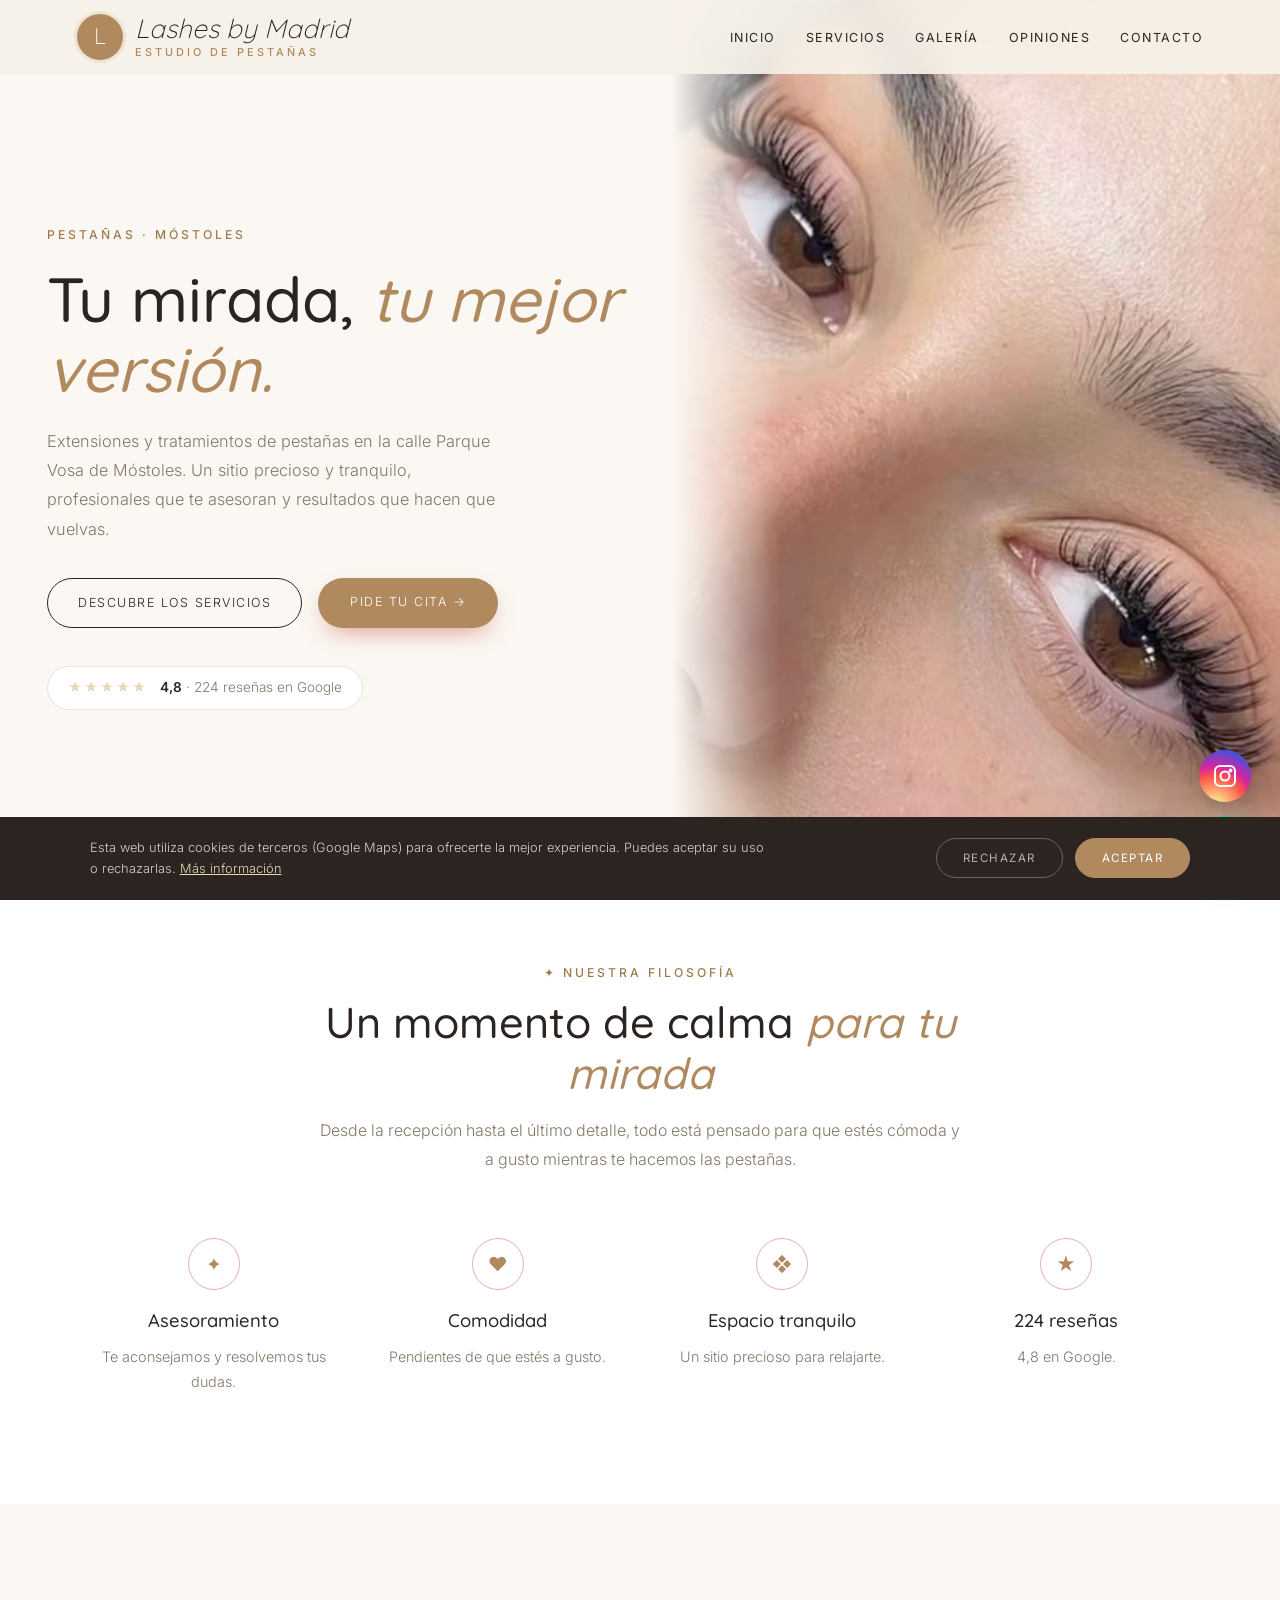
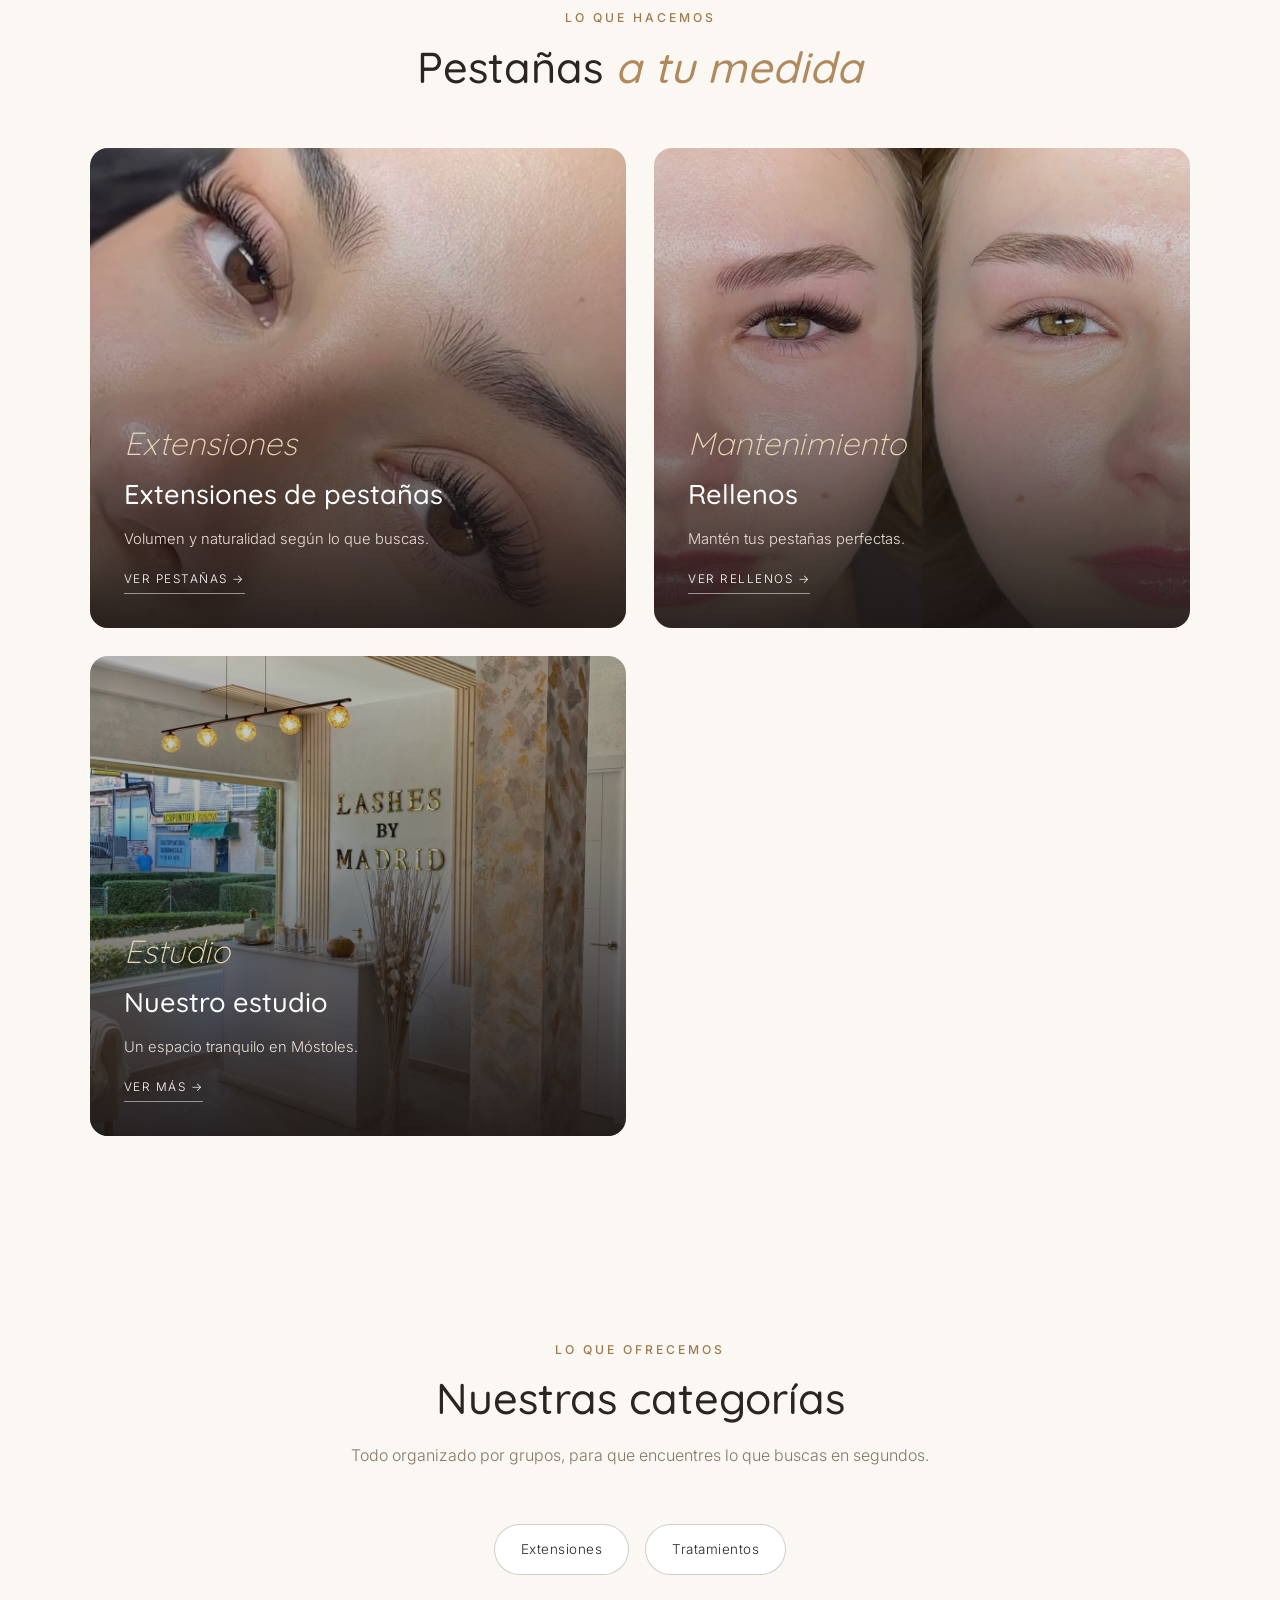
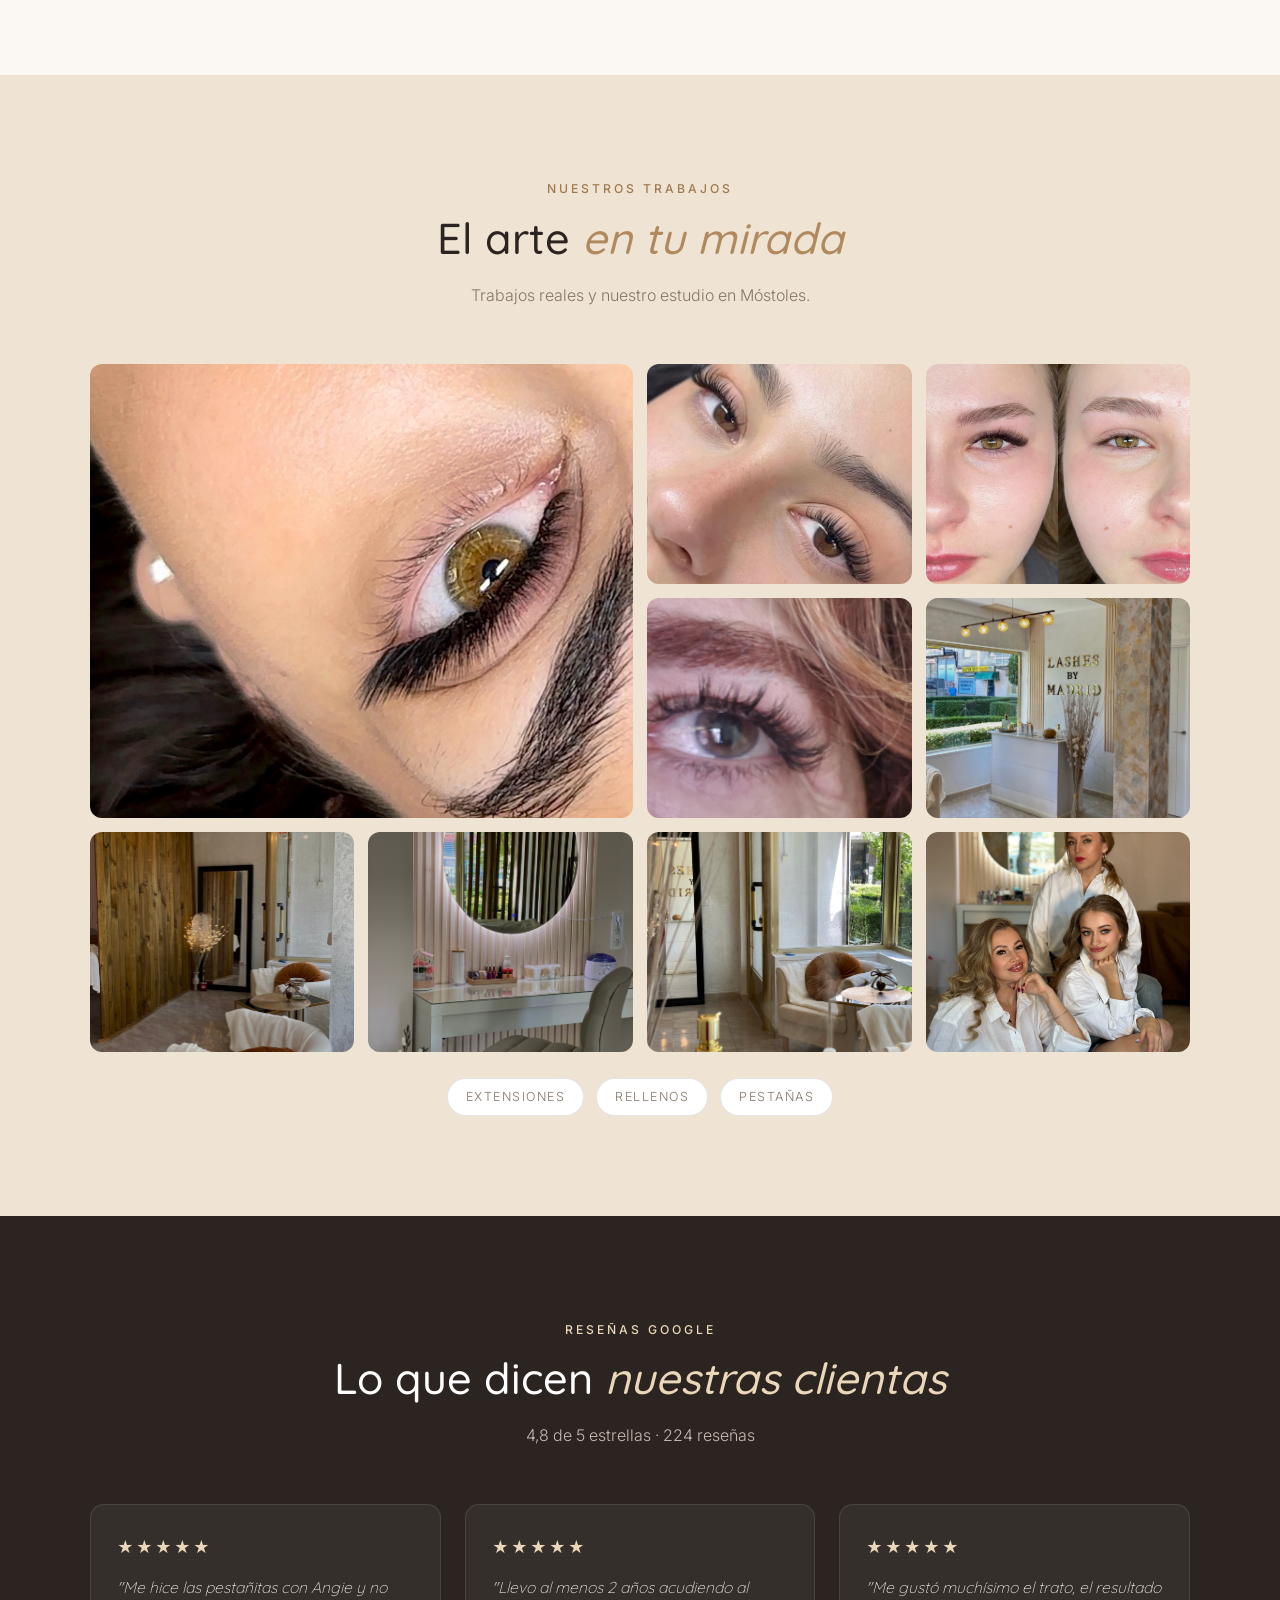
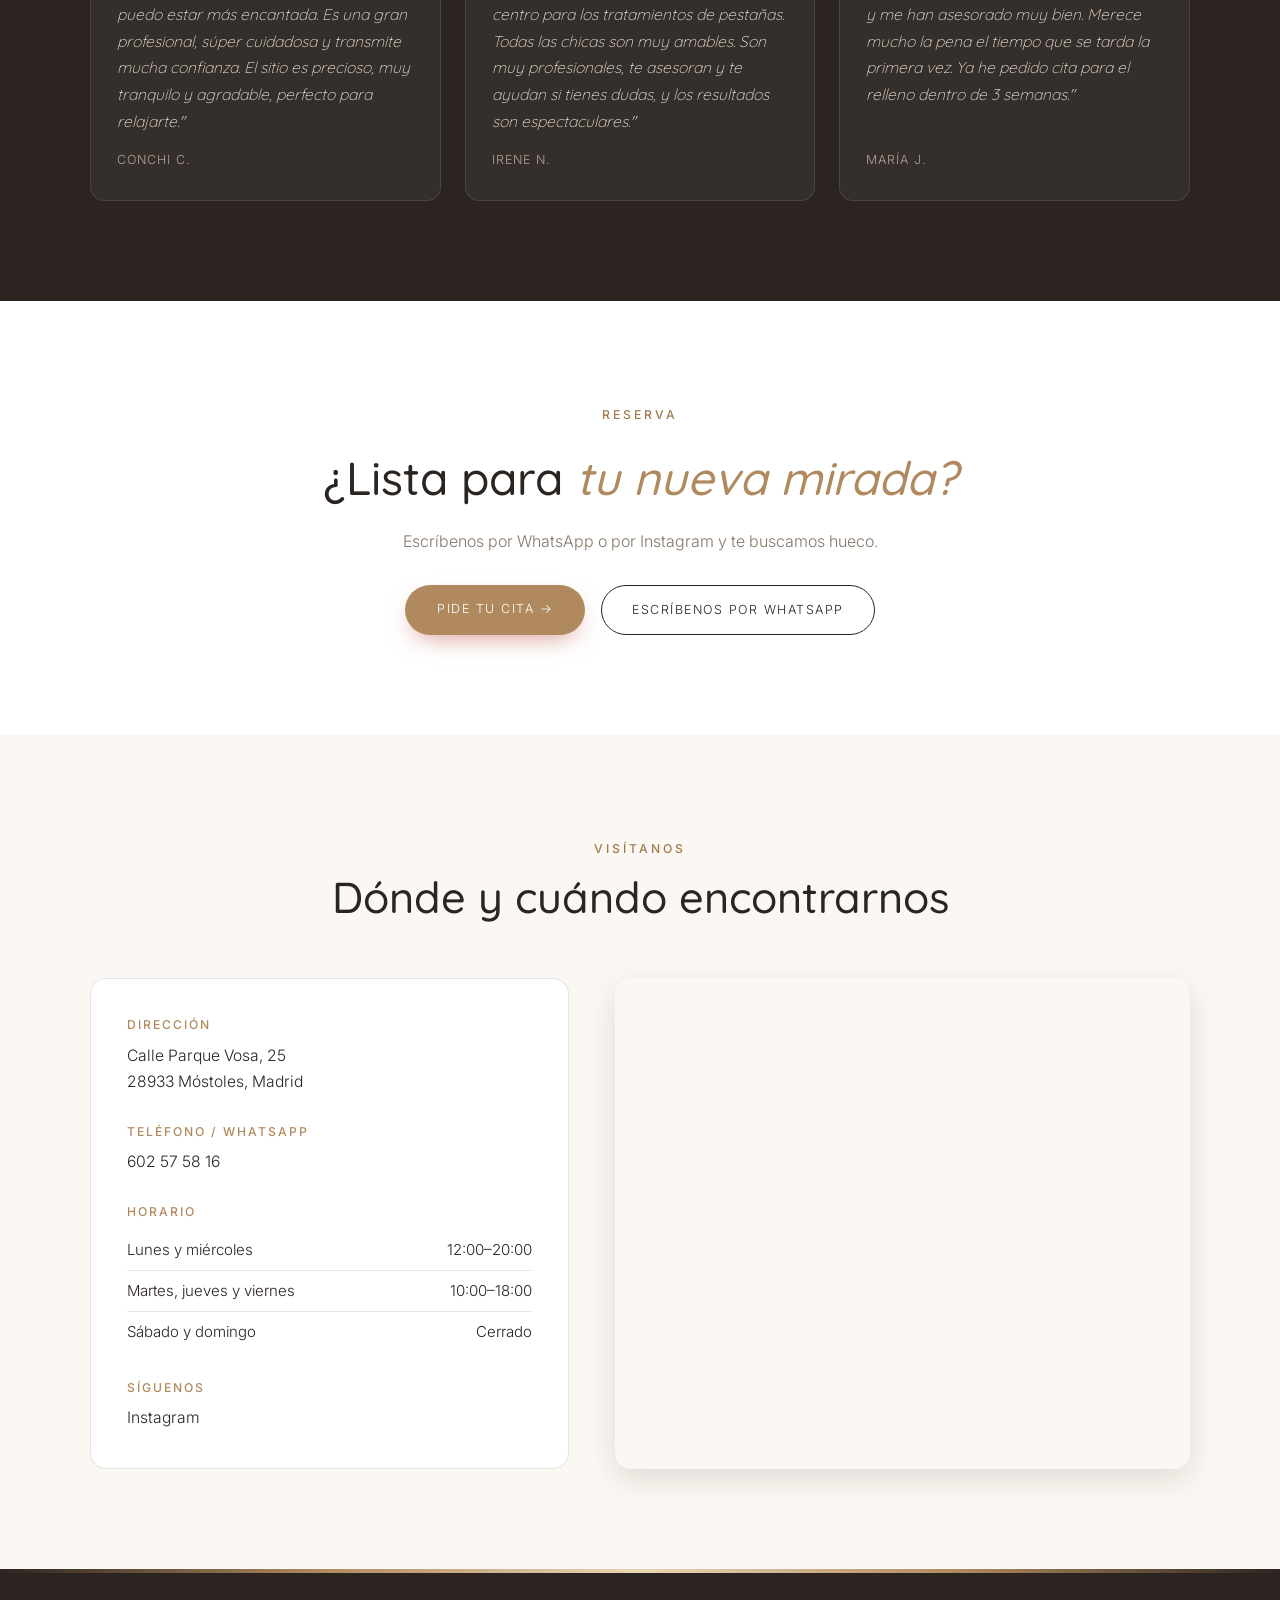
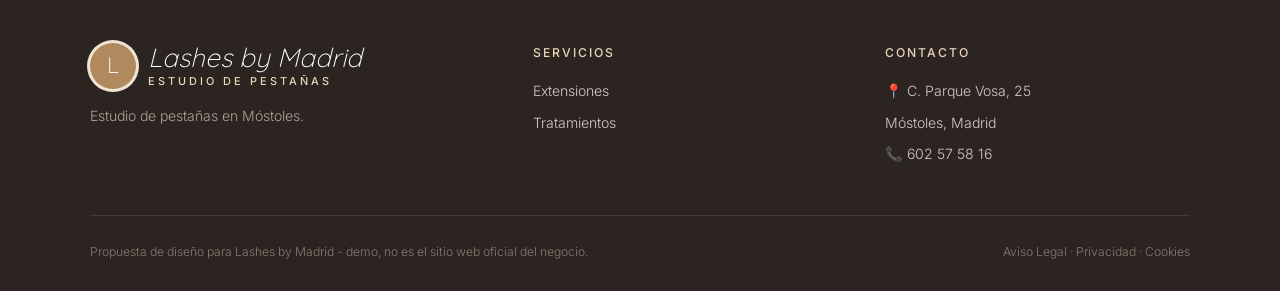
<file: index.html>
<!DOCTYPE html>
<html lang="es">
<head>
<meta charset="UTF-8">
<meta name="viewport" content="width=device-width, initial-scale=1.0">
<title>Lashes by Madrid — Extensiones de pestañas en Móstoles</title>
<meta name="description" content="Lashes by Madrid, estudio de pestañas en Calle Parque Vosa 25, Móstoles. Extensiones de pestañas, rellenos y tratamientos de pestañas con asesoramiento personalizado. 4,8★ con 224 reseñas en Google.">
<meta name="theme-color" content="#2b2420">
<meta property="og:title" content="Lashes by Madrid · Móstoles">
<meta property="og:image" content="maps_02.jpg">

<link rel="preconnect" href="https://fonts.googleapis.com"><link rel="preconnect" href="https://fonts.gstatic.com" crossorigin><link href="https://fonts.googleapis.com/css2?family=Quicksand:wght@400;500;600&family=Inter:wght@300;400;500;600&display=swap" rel="stylesheet">
<link rel="stylesheet" href="styles.css">
</head>
<body>

<header id="header">
  <a href="index.html" class="logo" aria-label="Lashes by Madrid, inicio"><span class="logo-mark">L</span><span class="logo-text"><span class="script">Lashes by Madrid</span><small>estudio de pestañas</small></span></a>
  <nav id="nav" aria-label="Navegación principal"><ul><li><a href="index.html#inicio">Inicio</a></li><li><a href="servicios.html">Servicios</a></li><li><a href="index.html#galeria">Galería</a></li><li><a href="index.html#opiniones">Opiniones</a></li><li><a href="index.html#contacto">Contacto</a></li></ul></nav><button class="nav-toggle" id="navToggle" aria-label="Abrir menú">☰</button>
</header>

<section class="hero" id="inicio">
  <div class="hero-text">
    <span class="eyebrow">Pestañas · Móstoles</span>
    <h1>Tu mirada, <em>tu mejor versión.</em></h1>
    <p>Extensiones y tratamientos de pestañas en la calle Parque Vosa de Móstoles. Un sitio precioso y tranquilo, profesionales que te asesoran y resultados que hacen que vuelvas.</p>
    <div class="hero-ctas">
      <a href="servicios.html" class="btn-outline">Descubre los servicios</a>
      <a href="https://wa.me/34602575816?text=Hola%2C%20he%20visto%20vuestra%20web%20y%20me%20gustar%C3%ADa%20pedir%20cita%20en%20Lashes%20by%20Madrid" class="btn-solid" target="_blank" rel="noopener">Pide tu cita →</a>
    </div>
    <a class="hero-rating" href="https://www.google.com/maps/search/?api=1&query=Lashes+by+Madrid,+Calle+Parque+Vosa+25,+Mostoles" target="_blank" rel="noopener"><span class="stars">★★★★★</span><span><strong>4,8</strong> · 224 reseñas en Google</span></a>
  </div>
  <div class="hero-img"><img src="maps_02.jpg" alt="Extensiones de pestañas en Lashes by Madrid, Móstoles" style="object-position:center 40%;"></div>
</section>

<section class="trust">
  <div class="section-head">
    <span class="eyebrow">✦ Nuestra filosofía</span>
    <h2>Un momento de calma <em>para tu mirada</em></h2>
    <p>Desde la recepción hasta el último detalle, todo está pensado para que estés cómoda y a gusto mientras te hacemos las pestañas.</p>
  </div>
  <div class="trust-grid">
    <div class="trust-card"><span class="trust-ic">✦</span><h3>Asesoramiento</h3><p>Te aconsejamos y resolvemos tus dudas.</p></div>
    <div class="trust-card"><span class="trust-ic">♥</span><h3>Comodidad</h3><p>Pendientes de que estés a gusto.</p></div>
    <div class="trust-card"><span class="trust-ic">❖</span><h3>Espacio tranquilo</h3><p>Un sitio precioso para relajarte.</p></div>
    <div class="trust-card"><span class="trust-ic">★</span><h3>224 reseñas</h3><p>4,8 en Google.</p></div>
  </div>
</section>

<section class="worlds">
  <div class="section-head">
    <span class="eyebrow">Lo que hacemos</span>
    <h2>Pestañas <em>a tu medida</em></h2>
  </div>
  <div class="worlds-grid">
    <a href="servicios.html#pestanas" class="world-card"><img src="maps_02.jpg" alt="Extensiones de pestañas"><div class="world-text"><span class="script">Extensiones</span><h3>Extensiones de pestañas</h3><p>Volumen y naturalidad según lo que buscas.</p><span class="world-link">Ver pestañas →</span></div></a>
    <a href="servicios.html#pestanas" class="world-card"><img src="maps_08.jpg" alt="Rellenos"><div class="world-text"><span class="script">Mantenimiento</span><h3>Rellenos</h3><p>Mantén tus pestañas perfectas.</p><span class="world-link">Ver rellenos →</span></div></a>
    <a href="servicios.html#tratamientos" class="world-card"><img src="maps_04.jpg" alt="Nuestro estudio"><div class="world-text"><span class="script">Estudio</span><h3>Nuestro estudio</h3><p>Un espacio tranquilo en Móstoles.</p><span class="world-link">Ver más →</span></div></a>
  </div>
</section>

<section>
  <div class="section-head">
    <span class="eyebrow">Lo que ofrecemos</span>
    <h2>Nuestras categorías</h2>
    <p>Todo organizado por grupos, para que encuentres lo que buscas en segundos.</p>
  </div>
  <div class="cat-pills">
    <a href="servicios.html#pestanas" class="cat-pill">Extensiones</a>
    <a href="servicios.html#tratamientos" class="cat-pill">Tratamientos</a>
  </div>
</section>

<section class="gallery-wrap" id="galeria">
  <div class="section-head">
    <span class="eyebrow">Nuestros trabajos</span>
    <h2>El arte <em>en tu mirada</em></h2>
    <p>Trabajos reales y nuestro estudio en Móstoles.</p>
  </div>
  <div class="gallery">
    <figure class="big"><img src="maps_01.jpg" alt="Pestañas hechas en Lashes by Madrid, Móstoles" loading="lazy"></figure>
    <figure><img src="maps_02.jpg" alt="Resultado de pestañas" loading="lazy"></figure>
    <figure><img src="maps_08.jpg" alt="Mirada antes y después" loading="lazy"></figure>
    <figure><img src="maps_07.jpg" alt="Detalle de pestañas" loading="lazy"></figure>
    <figure><img src="maps_04.jpg" alt="Recepción de Lashes by Madrid" loading="lazy"></figure>
    <figure><img src="maps_03.jpg" alt="Zona de espera" loading="lazy"></figure>
    <figure><img src="maps_06.jpg" alt="Tocador del estudio" loading="lazy"></figure>
    <figure><img src="maps_05.jpg" alt="Rincón de nuestro estudio" loading="lazy"></figure>
    <figure><img src="maps_09.jpg" alt="El equipo de Lashes by Madrid" loading="lazy"></figure>
  </div>
  <div class="brands"><span>Extensiones</span><span>Rellenos</span><span>Pestañas</span></div>
</section>

<section class="reviews-wrap" id="opiniones">
  <div class="section-head">
    <span class="eyebrow">Reseñas Google</span>
    <h2>Lo que dicen <em>nuestras clientas</em></h2>
    <p>4,8 de 5 estrellas · 224 reseñas</p>
  </div>
  <div class="review-grid">
    <div class="review-card"><div class="stars">★★★★★</div><p>"Me hice las pestañitas con Angie y no puedo estar más encantada. Es una gran profesional, súper cuidadosa y transmite mucha confianza. El sitio es precioso, muy tranquilo y agradable, perfecto para relajarte."</p><cite>Conchi C.</cite></div>
    <div class="review-card"><div class="stars">★★★★★</div><p>"Llevo al menos 2 años acudiendo al centro para los tratamientos de pestañas. Todas las chicas son muy amables. Son muy profesionales, te asesoran y te ayudan si tienes dudas, y los resultados son espectaculares."</p><cite>Irene N.</cite></div>
    <div class="review-card"><div class="stars">★★★★★</div><p>"Me gustó muchísimo el trato, el resultado y me han asesorado muy bien. Merece mucho la pena el tiempo que se tarda la primera vez. Ya he pedido cita para el relleno dentro de 3 semanas."</p><cite>María J.</cite></div>
  </div>
</section>

<section class="cta-section">
  <span class="eyebrow">Reserva</span>
  <h2>¿Lista para <em>tu nueva mirada?</em></h2>
  <p>Escríbenos por WhatsApp o por Instagram y te buscamos hueco.</p>
  <div class="cta-row">
    <a href="https://wa.me/34602575816?text=Hola%2C%20he%20visto%20vuestra%20web%20y%20me%20gustar%C3%ADa%20pedir%20cita%20en%20Lashes%20by%20Madrid" class="btn-solid" target="_blank" rel="noopener">Pide tu cita →</a>
    <a href="https://wa.me/34602575816?text=Hola%2C%20he%20visto%20vuestra%20web%20y%20me%20gustar%C3%ADa%20pedir%20cita%20en%20Lashes%20by%20Madrid" class="btn-outline" target="_blank" rel="noopener">Escríbenos por WhatsApp</a>
  </div>
</section>

<section class="contact-section" id="contacto">
  <div class="section-head">
    <span class="eyebrow">Visítanos</span>
    <h2>Dónde y cuándo encontrarnos</h2>
  </div>
  <div class="contact-grid">
    <div class="contact-info">
      <div class="contact-block"><h3>Dirección</h3><p>Calle Parque Vosa, 25<br>28933 Móstoles, Madrid</p></div>
      <div class="contact-block"><h3>Teléfono / WhatsApp</h3><p><a href="tel:+34602575816">602 57 58 16</a></p></div>
      <div class="contact-block"><h3>Horario</h3><ul class="hours-list"><li><span>Lunes y miércoles</span><span>12:00–20:00</span></li><li><span>Martes, jueves y viernes</span><span>10:00–18:00</span></li><li><span>Sábado y domingo</span><span>Cerrado</span></li></ul></div>
      <div class="contact-block"><h3>Síguenos</h3><p><a href="https://www.instagram.com/lashes_by_madrid/" target="_blank" rel="noopener">Instagram</a></p></div>
    </div>
    <div class="contact-map">
      <iframe title="Mapa de Lashes by Madrid" src="https://www.google.com/maps?q=Lashes+by+Madrid,+Calle+Parque+Vosa+25,+Mostoles&output=embed" width="100%" height="100%" style="border:0;" allowfullscreen="" loading="lazy" referrerpolicy="no-referrer-when-downgrade"></iframe>
    </div>
  </div>
</section>

<footer>
  <div class="footer-grid">
    <div class="footer-brand">
      <a href="index.html" class="logo light"><span class="logo-mark">L</span><span class="logo-text"><span class="script">Lashes by Madrid</span><small>estudio de pestañas</small></span></a>
      <p>Estudio de pestañas en Móstoles.</p>
    </div>
    <div><h4>Servicios</h4><ul><li><a href="servicios.html#pestanas">Extensiones</a></li><li><a href="servicios.html#tratamientos">Tratamientos</a></li></ul></div>
    <div><h4>Contacto</h4><ul><li>📍 C. Parque Vosa, 25</li><li>Móstoles, Madrid</li><li>📞 <a href="tel:+34602575816">602 57 58 16</a></li></ul></div>
  </div>
  <div class="footer-bottom">
    <span>Propuesta de diseño para Lashes by Madrid - demo, no es el sitio web oficial del negocio.</span>
    <span><a href="aviso-legal.html">Aviso Legal</a> &middot; <a href="politica-privacidad.html">Privacidad</a> &middot; <a href="politica-cookies.html">Cookies</a></span>
  </div>
</footer>

<div id="cookie-banner" class="cookie-banner"><p>Esta web utiliza cookies de terceros (Google Maps) para ofrecerte la mejor experiencia. Puedes aceptar su uso o rechazarlas. <a href="politica-cookies.html">Más información</a></p><div class="cookie-actions"><button onclick="setCookieChoice('rejected')" class="ck-reject">Rechazar</button><button onclick="setCookieChoice('accepted')" class="ck-accept">Aceptar</button></div></div>
<div class="social-fabs"><a class="ig-fab" href="https://www.instagram.com/lashes_by_madrid/" target="_blank" rel="noopener" aria-label="Visitar Instagram"><svg width="24" height="24" viewBox="0 0 24 24" fill="none" stroke="white" stroke-width="2"><rect x="2" y="2" width="20" height="20" rx="5"/><circle cx="12" cy="12" r="4.5"/><circle cx="17.5" cy="6.5" r="1" fill="white"/></svg></a><a class="wa-fab" href="https://wa.me/34602575816?text=Hola%2C%20he%20visto%20vuestra%20web%20y%20me%20gustar%C3%ADa%20pedir%20cita%20en%20Lashes%20by%20Madrid" target="_blank" rel="noopener" aria-label="Escribir por WhatsApp"><svg width="28" height="28" viewBox="0 0 24 24" fill="white"><path d="M17.5 14.4c-.3-.1-1.8-.9-2-1s-.5-.1-.7.1-.8 1-.9 1.2-.3.2-.6.1a8.2 8.2 0 0 1-2.4-1.5 9 9 0 0 1-1.7-2.1c-.2-.3 0-.5.1-.6l.4-.5.3-.5v-.5l-.9-2.2c-.2-.6-.5-.5-.7-.5h-.6a1.1 1.1 0 0 0-.8.4 3.4 3.4 0 0 0-1 2.5 5.9 5.9 0 0 0 1.2 3.1 13.5 13.5 0 0 0 5.2 4.6c2.6 1 2.6.7 3.1.6a2.6 2.6 0 0 0 1.7-1.2 2.1 2.1 0 0 0 .2-1.2c-.1-.1-.3-.2-.6-.3ZM12 21.8a9.8 9.8 0 0 1-5-1.4l-.4-.2-3.7 1 1-3.6-.2-.4A9.8 9.8 0 1 1 12 21.8Zm8.4-18.3A11.8 11.8 0 0 0 1.8 17.7L.2 23.8l6.3-1.6a11.8 11.8 0 0 0 5.6 1.4A11.8 11.8 0 0 0 20.4 3.5Z"/></svg></a></div>
<script src="main.js"></script>
</body>
</html>
</file>
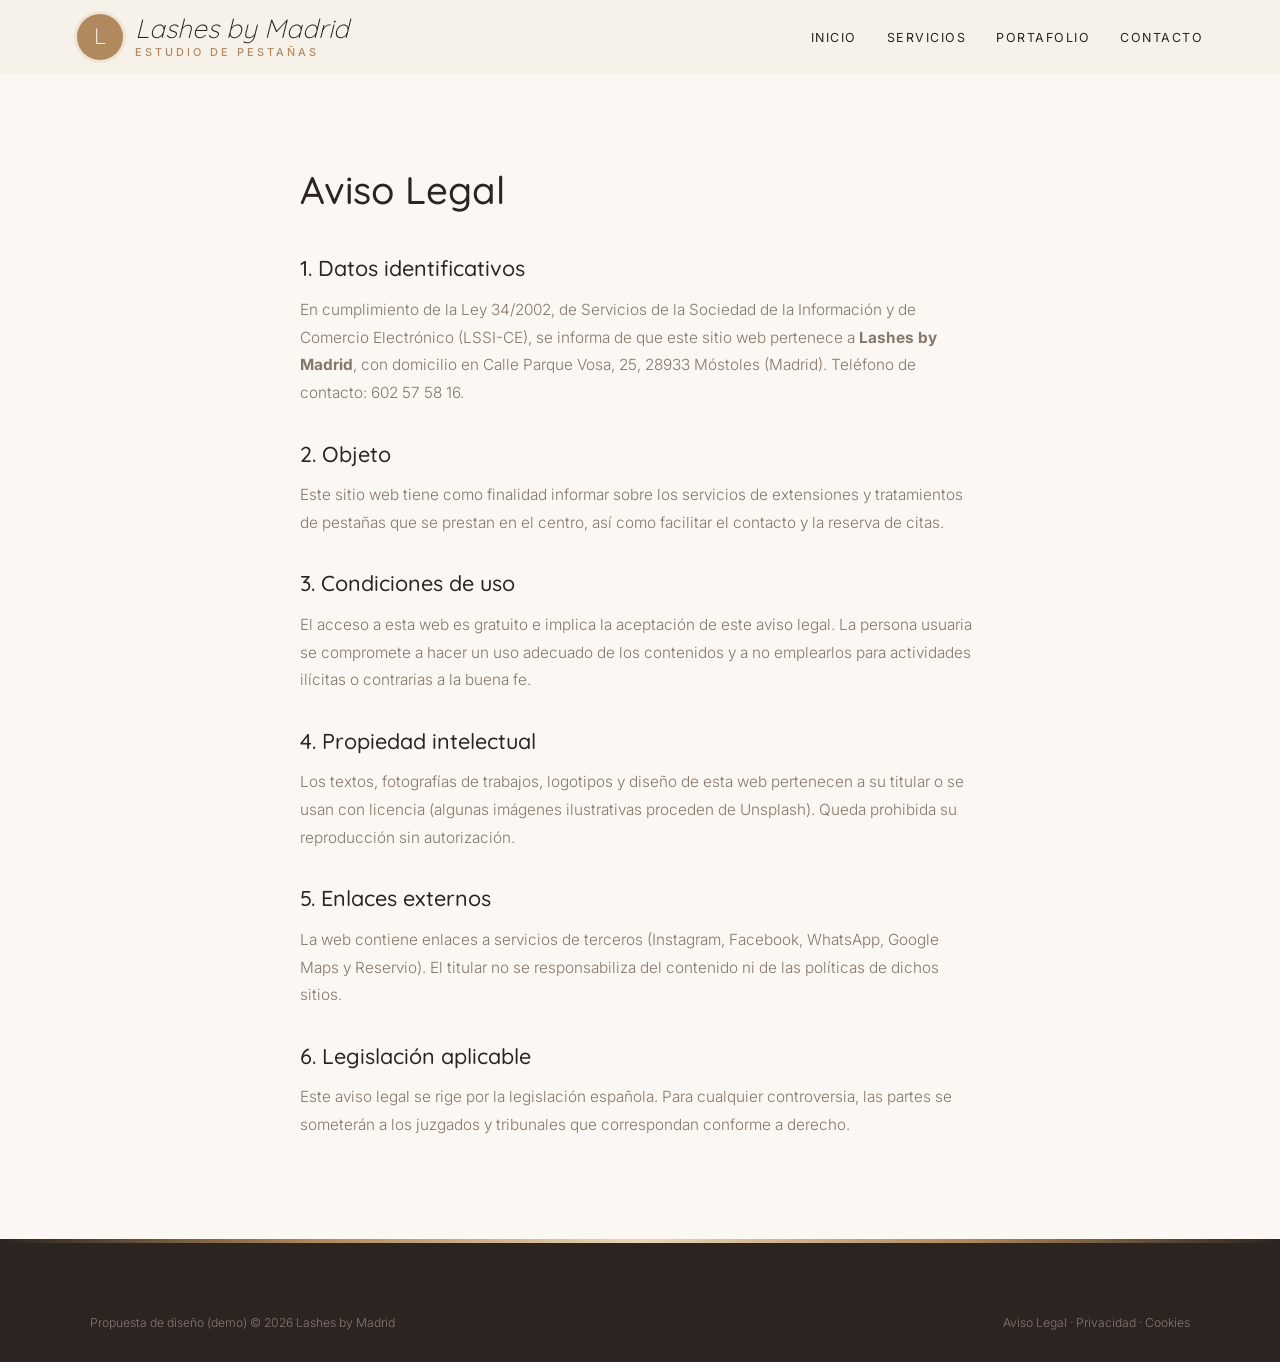
<file: aviso-legal.html>
<!DOCTYPE html>
<html lang="es">
<head>
<meta charset="UTF-8">
<meta name="viewport" content="width=device-width, initial-scale=1.0">
<title>Aviso Legal — Lashes by Madrid</title>
<meta name="robots" content="noindex">

<link rel="preconnect" href="https://fonts.googleapis.com">
<link href="https://fonts.googleapis.com/css2?family=Quicksand:wght@400;500;600&family=Inter:wght@300;400;500;600&display=swap" rel="stylesheet">
<link rel="stylesheet" href="styles.css">
</head>
<body>
<header id="header" class="scrolled">
  <a href="index.html" class="logo" aria-label="Lashes by Madrid, inicio">
    <span class="logo-mark">L</span>
    <span class="logo-text"><span class="script">Lashes by Madrid</span><small>estudio de pestañas</small></span>
  </a>
  <nav id="nav" aria-label="Navegación principal">
    <ul>
      <li><a href="index.html#inicio">Inicio</a></li>
      <li><a href="servicios.html">Servicios</a></li>
      <li><a href="portafolio.html">Portafolio</a></li>
      <li><a href="index.html#contacto">Contacto</a></li>
    </ul>
  </nav>
  <button class="nav-toggle" id="navToggle" aria-label="Abrir menú">☰</button>
</header>
<main class="legal"><h1>Aviso Legal</h1>
<h2>1. Datos identificativos</h2>
<p>En cumplimiento de la Ley 34/2002, de Servicios de la Sociedad de la Información y de Comercio Electrónico (LSSI-CE), se informa de que este sitio web pertenece a <strong>Lashes by Madrid</strong>, con domicilio en Calle Parque Vosa, 25, 28933 Móstoles (Madrid). Teléfono de contacto: 602 57 58 16.</p>
<h2>2. Objeto</h2>
<p>Este sitio web tiene como finalidad informar sobre los servicios de extensiones y tratamientos de pestañas que se prestan en el centro, así como facilitar el contacto y la reserva de citas.</p>
<h2>3. Condiciones de uso</h2>
<p>El acceso a esta web es gratuito e implica la aceptación de este aviso legal. La persona usuaria se compromete a hacer un uso adecuado de los contenidos y a no emplearlos para actividades ilícitas o contrarias a la buena fe.</p>
<h2>4. Propiedad intelectual</h2>
<p>Los textos, fotografías de trabajos, logotipos y diseño de esta web pertenecen a su titular o se usan con licencia (algunas imágenes ilustrativas proceden de Unsplash). Queda prohibida su reproducción sin autorización.</p>
<h2>5. Enlaces externos</h2>
<p>La web contiene enlaces a servicios de terceros (Instagram, Facebook, WhatsApp, Google Maps y Reservio). El titular no se responsabiliza del contenido ni de las políticas de dichos sitios.</p>
<h2>6. Legislación aplicable</h2>
<p>Este aviso legal se rige por la legislación española. Para cualquier controversia, las partes se someterán a los juzgados y tribunales que correspondan conforme a derecho.</p></main>
<footer>
  <div class="footer-bottom" style="margin-top:0">
    <span>Propuesta de diseño (demo) © 2026 Lashes by Madrid</span>
    <span><a href="aviso-legal.html">Aviso Legal</a> &middot; <a href="politica-privacidad.html">Privacidad</a> &middot; <a href="politica-cookies.html">Cookies</a></span>
  </div>
</footer>
<script src="main.js"></script>
</body>
</html>
</file>
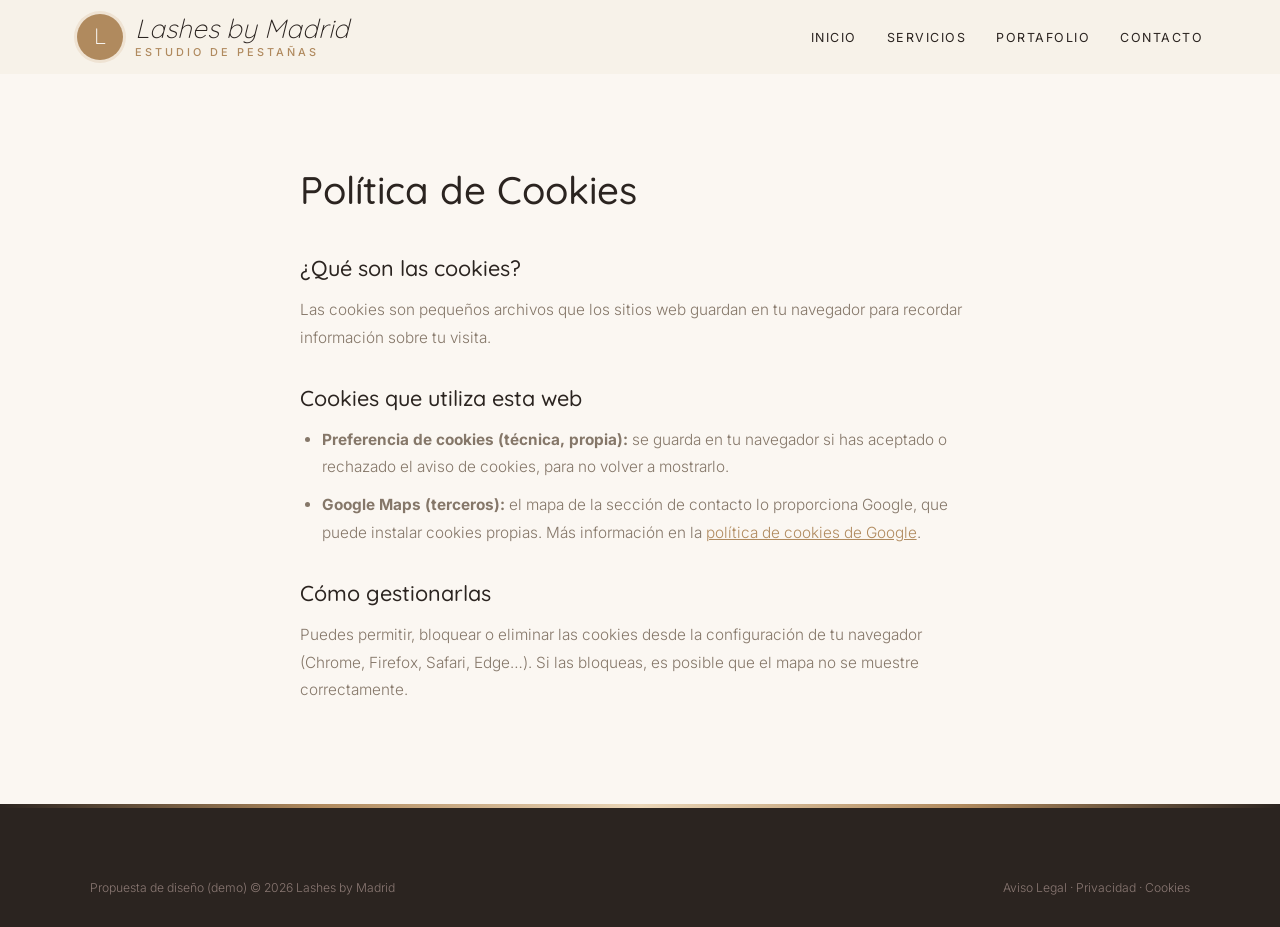
<file: politica-cookies.html>
<!DOCTYPE html>
<html lang="es">
<head>
<meta charset="UTF-8">
<meta name="viewport" content="width=device-width, initial-scale=1.0">
<title>Política de Cookies — Lashes by Madrid</title>
<meta name="robots" content="noindex">

<link rel="preconnect" href="https://fonts.googleapis.com">
<link href="https://fonts.googleapis.com/css2?family=Quicksand:wght@400;500;600&family=Inter:wght@300;400;500;600&display=swap" rel="stylesheet">
<link rel="stylesheet" href="styles.css">
</head>
<body>
<header id="header" class="scrolled">
  <a href="index.html" class="logo" aria-label="Lashes by Madrid, inicio">
    <span class="logo-mark">L</span>
    <span class="logo-text"><span class="script">Lashes by Madrid</span><small>estudio de pestañas</small></span>
  </a>
  <nav id="nav" aria-label="Navegación principal">
    <ul>
      <li><a href="index.html#inicio">Inicio</a></li>
      <li><a href="servicios.html">Servicios</a></li>
      <li><a href="portafolio.html">Portafolio</a></li>
      <li><a href="index.html#contacto">Contacto</a></li>
    </ul>
  </nav>
  <button class="nav-toggle" id="navToggle" aria-label="Abrir menú">☰</button>
</header>
<main class="legal"><h1>Política de Cookies</h1>
<h2>¿Qué son las cookies?</h2>
<p>Las cookies son pequeños archivos que los sitios web guardan en tu navegador para recordar información sobre tu visita.</p>
<h2>Cookies que utiliza esta web</h2>
<ul>
<li><strong>Preferencia de cookies (técnica, propia):</strong> se guarda en tu navegador si has aceptado o rechazado el aviso de cookies, para no volver a mostrarlo.</li>
<li><strong>Google Maps (terceros):</strong> el mapa de la sección de contacto lo proporciona Google, que puede instalar cookies propias. Más información en la <a href="https://policies.google.com/technologies/cookies" target="_blank" rel="noopener">política de cookies de Google</a>.</li>
</ul>
<h2>Cómo gestionarlas</h2>
<p>Puedes permitir, bloquear o eliminar las cookies desde la configuración de tu navegador (Chrome, Firefox, Safari, Edge…). Si las bloqueas, es posible que el mapa no se muestre correctamente.</p></main>
<footer>
  <div class="footer-bottom" style="margin-top:0">
    <span>Propuesta de diseño (demo) © 2026 Lashes by Madrid</span>
    <span><a href="aviso-legal.html">Aviso Legal</a> &middot; <a href="politica-privacidad.html">Privacidad</a> &middot; <a href="politica-cookies.html">Cookies</a></span>
  </div>
</footer>
<script src="main.js"></script>
</body>
</html>
</file>
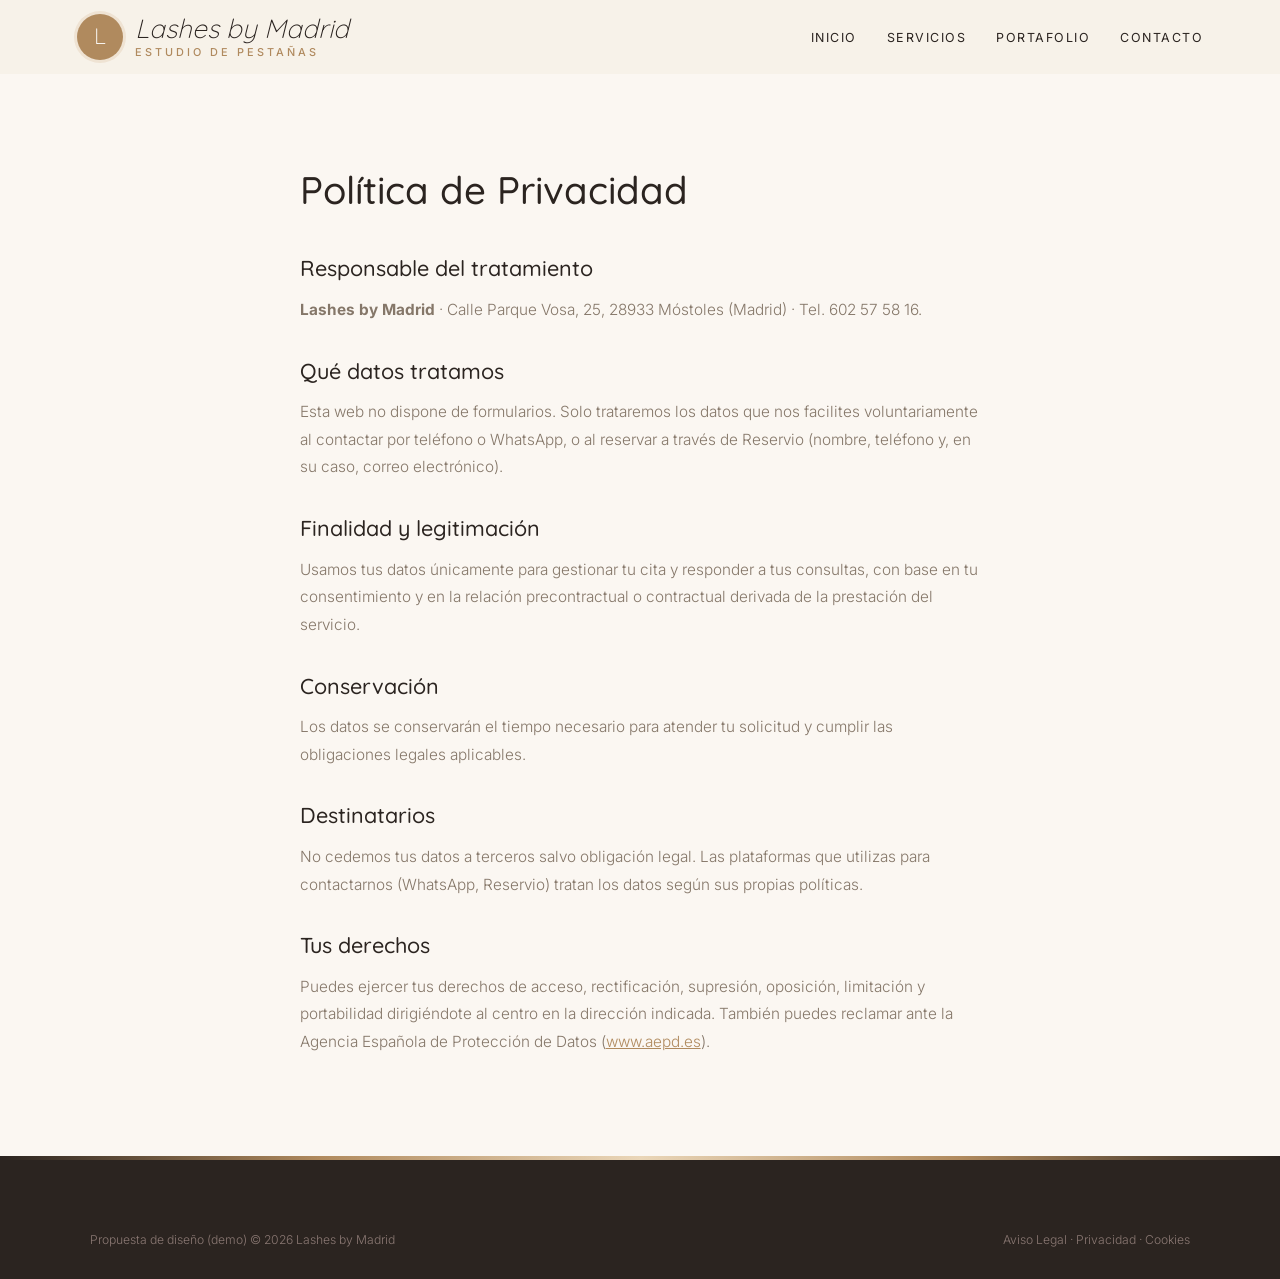
<file: politica-privacidad.html>
<!DOCTYPE html>
<html lang="es">
<head>
<meta charset="UTF-8">
<meta name="viewport" content="width=device-width, initial-scale=1.0">
<title>Política de Privacidad — Lashes by Madrid</title>
<meta name="robots" content="noindex">

<link rel="preconnect" href="https://fonts.googleapis.com">
<link href="https://fonts.googleapis.com/css2?family=Quicksand:wght@400;500;600&family=Inter:wght@300;400;500;600&display=swap" rel="stylesheet">
<link rel="stylesheet" href="styles.css">
</head>
<body>
<header id="header" class="scrolled">
  <a href="index.html" class="logo" aria-label="Lashes by Madrid, inicio">
    <span class="logo-mark">L</span>
    <span class="logo-text"><span class="script">Lashes by Madrid</span><small>estudio de pestañas</small></span>
  </a>
  <nav id="nav" aria-label="Navegación principal">
    <ul>
      <li><a href="index.html#inicio">Inicio</a></li>
      <li><a href="servicios.html">Servicios</a></li>
      <li><a href="portafolio.html">Portafolio</a></li>
      <li><a href="index.html#contacto">Contacto</a></li>
    </ul>
  </nav>
  <button class="nav-toggle" id="navToggle" aria-label="Abrir menú">☰</button>
</header>
<main class="legal"><h1>Política de Privacidad</h1>
<h2>Responsable del tratamiento</h2>
<p><strong>Lashes by Madrid</strong> · Calle Parque Vosa, 25, 28933 Móstoles (Madrid) · Tel. 602 57 58 16.</p>
<h2>Qué datos tratamos</h2>
<p>Esta web no dispone de formularios. Solo trataremos los datos que nos facilites voluntariamente al contactar por teléfono o WhatsApp, o al reservar a través de Reservio (nombre, teléfono y, en su caso, correo electrónico).</p>
<h2>Finalidad y legitimación</h2>
<p>Usamos tus datos únicamente para gestionar tu cita y responder a tus consultas, con base en tu consentimiento y en la relación precontractual o contractual derivada de la prestación del servicio.</p>
<h2>Conservación</h2>
<p>Los datos se conservarán el tiempo necesario para atender tu solicitud y cumplir las obligaciones legales aplicables.</p>
<h2>Destinatarios</h2>
<p>No cedemos tus datos a terceros salvo obligación legal. Las plataformas que utilizas para contactarnos (WhatsApp, Reservio) tratan los datos según sus propias políticas.</p>
<h2>Tus derechos</h2>
<p>Puedes ejercer tus derechos de acceso, rectificación, supresión, oposición, limitación y portabilidad dirigiéndote al centro en la dirección indicada. También puedes reclamar ante la Agencia Española de Protección de Datos (<a href="https://www.aepd.es" target="_blank" rel="noopener">www.aepd.es</a>).</p></main>
<footer>
  <div class="footer-bottom" style="margin-top:0">
    <span>Propuesta de diseño (demo) © 2026 Lashes by Madrid</span>
    <span><a href="aviso-legal.html">Aviso Legal</a> &middot; <a href="politica-privacidad.html">Privacidad</a> &middot; <a href="politica-cookies.html">Cookies</a></span>
  </div>
</footer>
<script src="main.js"></script>
</body>
</html>
</file>
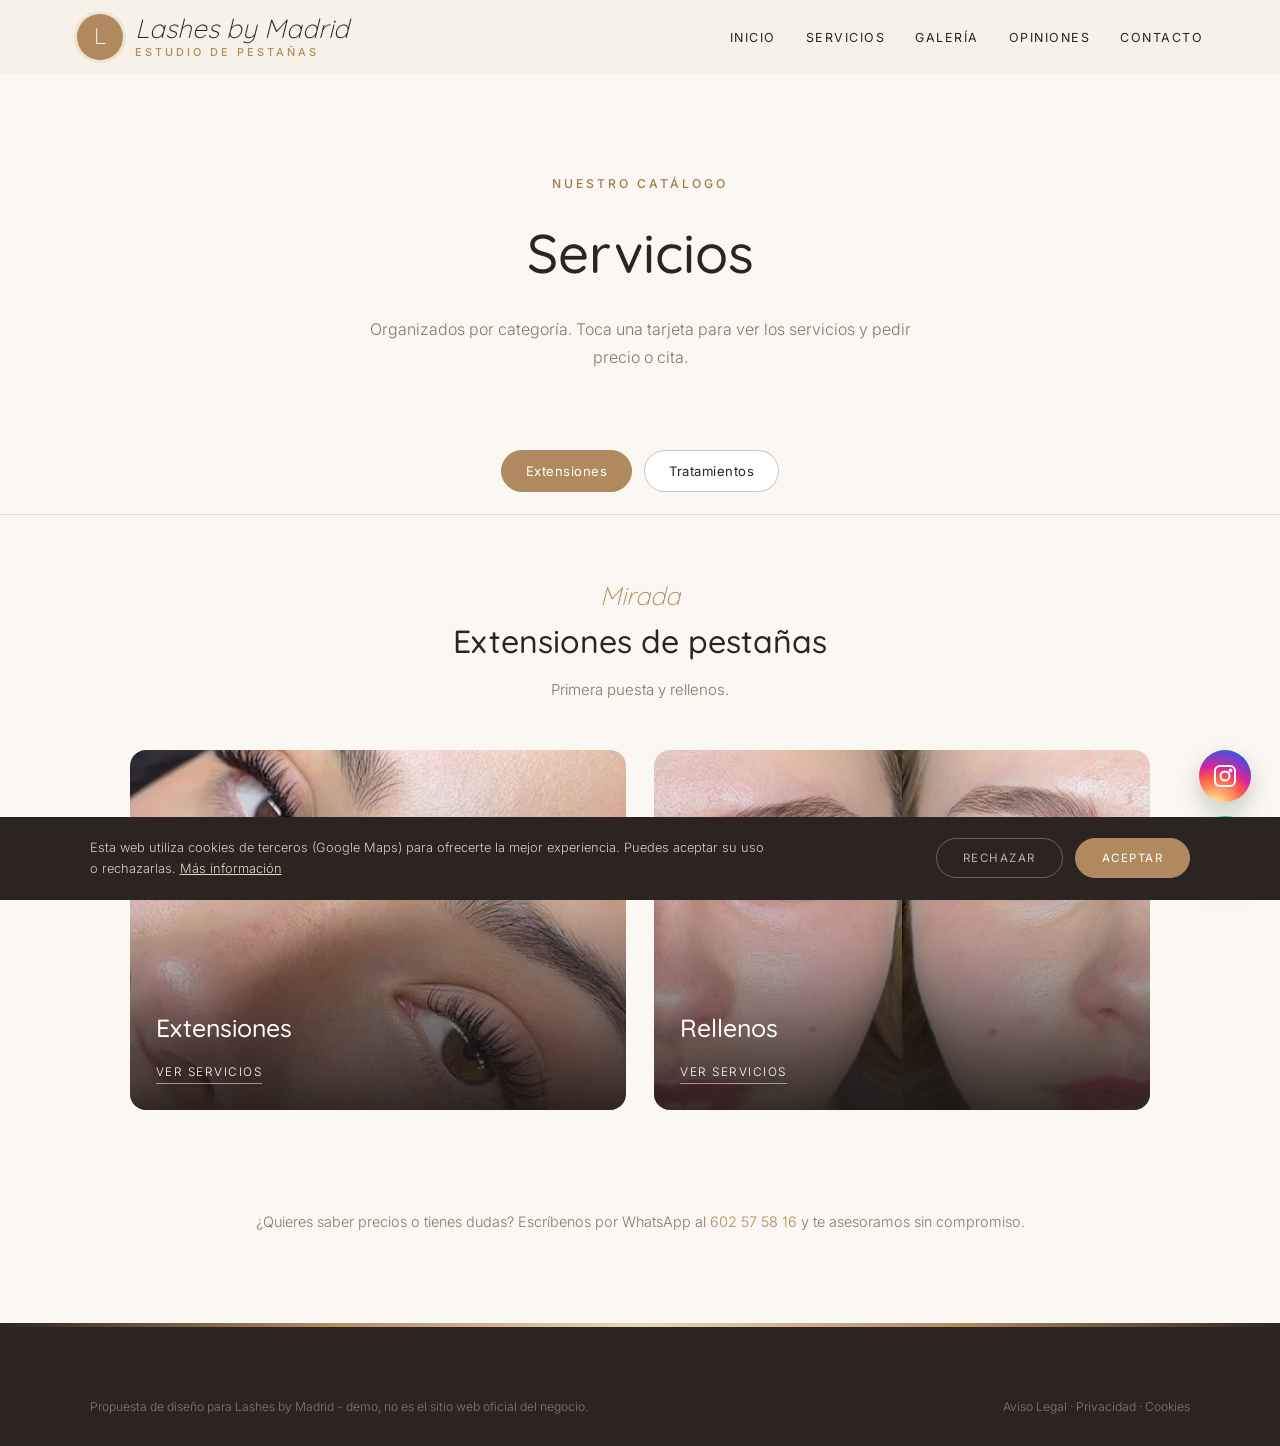
<file: servicios.html>
<!DOCTYPE html>
<html lang="es">
<head>
<meta charset="UTF-8">
<meta name="viewport" content="width=device-width, initial-scale=1.0">
<title>Servicios — Lashes by Madrid · Móstoles</title>
<meta name="description" content="Servicios de Lashes by Madrid en Móstoles.">

<link rel="preconnect" href="https://fonts.googleapis.com"><link rel="preconnect" href="https://fonts.gstatic.com" crossorigin><link href="https://fonts.googleapis.com/css2?family=Quicksand:wght@400;500;600&family=Inter:wght@300;400;500;600&display=swap" rel="stylesheet">
<link rel="stylesheet" href="styles.css">
</head>
<body>

<header id="header" class="scrolled">
  <a href="index.html" class="logo" aria-label="Lashes by Madrid, inicio"><span class="logo-mark">L</span><span class="logo-text"><span class="script">Lashes by Madrid</span><small>estudio de pestañas</small></span></a>
  <nav id="nav" aria-label="Navegación principal"><ul><li><a href="index.html#inicio">Inicio</a></li><li><a href="servicios.html">Servicios</a></li><li><a href="index.html#galeria">Galería</a></li><li><a href="index.html#opiniones">Opiniones</a></li><li><a href="index.html#contacto">Contacto</a></li></ul></nav><button class="nav-toggle" id="navToggle" aria-label="Abrir menú">☰</button>
</header>

<div class="page-hero">
  <span class="eyebrow">Nuestro catálogo</span>
  <h1>Servicios</h1>
  <p>Organizados por categoría. Toca una tarjeta para ver los servicios y pedir precio o cita.</p>
</div>

<div class="tabs">
  <button class="tab-btn active" data-tab="pestanas">Extensiones</button>
  <button class="tab-btn" data-tab="tratamientos">Tratamientos</button>
  
</div>

<div class="tab-panel active" id="pestanas">
  <div class="tab-intro"><span class="script">Mirada</span><h2>Extensiones de pestañas</h2><p>Primera puesta y rellenos.</p></div>
  <div class="cat-grid">
    <div class="cat-card" onclick="openModal('extensiones')"><img src="maps_02.jpg" alt="Extensiones" loading="lazy"><div class="cat-card-text"><h3>Extensiones</h3><span>Ver servicios</span></div></div>
    <div class="cat-card" onclick="openModal('rellenos')"><img src="maps_08.jpg" alt="Rellenos" loading="lazy"><div class="cat-card-text"><h3>Rellenos</h3><span>Ver servicios</span></div></div>
  </div>
</div>

<div class="tab-panel" id="tratamientos">
  <div class="tab-intro"><span class="script">Cuidado</span><h2>Tratamientos de pestañas</h2><p>Pregúntanos por WhatsApp y te asesoramos.</p></div>
  <div class="cat-grid single">
    <div class="cat-card" onclick="openModal('tratamientos')"><img src="maps_01.jpg" alt="Tratamientos de pestañas" loading="lazy"><div class="cat-card-text"><h3>Tratamientos de pestañas</h3><span>Ver servicios</span></div></div>
  </div>
</div>


<p class="services-note">¿Quieres saber precios o tienes dudas? Escríbenos por WhatsApp al <a href="https://wa.me/34602575816" target="_blank" rel="noopener" style="color:var(--red)">602 57 58 16</a> y te asesoramos sin compromiso.</p>

<div class="modal-overlay" id="modal-extensiones"><div class="modal">
  <button class="modal-close" onclick="closeModal('extensiones')" aria-label="Cerrar">×</button>
  <h3>Extensiones</h3><p class="modal-sub">Pestañas</p>
  <div class="svc-row"><div><div class="svc-name">Extensiones de pestañas</div><span class="svc-desc"></span></div><div class="svc-price">Consultar</div></div>
  <div class="svc-row"><div><div class="svc-name">Asesoramiento según tu mirada</div><span class="svc-desc"></span></div><div class="svc-price">Consultar</div></div>
  <a class="modal-cta alt" href="https://wa.me/34602575816?text=Hola%2C%20quiero%20informaci%C3%B3n%20sobre%20extensiones" target="_blank" rel="noopener">Pedir cita por WhatsApp</a>
</div></div>

<div class="modal-overlay" id="modal-rellenos"><div class="modal">
  <button class="modal-close" onclick="closeModal('rellenos')" aria-label="Cerrar">×</button>
  <h3>Rellenos</h3><p class="modal-sub">Mantenimiento</p>
  <div class="svc-row"><div><div class="svc-name">Relleno de pestañas</div><span class="svc-desc"></span></div><div class="svc-price">Consultar</div></div>
  <a class="modal-cta alt" href="https://wa.me/34602575816?text=Hola%2C%20quiero%20informaci%C3%B3n%20sobre%20rellenos" target="_blank" rel="noopener">Pedir cita por WhatsApp</a>
</div></div>

<div class="modal-overlay" id="modal-tratamientos"><div class="modal">
  <button class="modal-close" onclick="closeModal('tratamientos')" aria-label="Cerrar">×</button>
  <h3>Tratamientos de pestañas</h3><p class="modal-sub">Mirada</p>
  <div class="svc-row"><div><div class="svc-name">Tratamientos de pestañas</div><span class="svc-desc"></span></div><div class="svc-price">Consultar</div></div>
  <a class="modal-cta alt" href="https://wa.me/34602575816?text=Hola%2C%20quiero%20informaci%C3%B3n%20sobre%20tratamientos%20de%20pesta%C3%B1as" target="_blank" rel="noopener">Pedir cita por WhatsApp</a>
</div></div>


<footer>
  <div class="footer-bottom" style="margin-top:0">
    <span>Propuesta de diseño para Lashes by Madrid - demo, no es el sitio web oficial del negocio.</span>
    <span><a href="aviso-legal.html">Aviso Legal</a> &middot; <a href="politica-privacidad.html">Privacidad</a> &middot; <a href="politica-cookies.html">Cookies</a></span>
  </div>
</footer>

<div id="cookie-banner" class="cookie-banner"><p>Esta web utiliza cookies de terceros (Google Maps) para ofrecerte la mejor experiencia. Puedes aceptar su uso o rechazarlas. <a href="politica-cookies.html">Más información</a></p><div class="cookie-actions"><button onclick="setCookieChoice('rejected')" class="ck-reject">Rechazar</button><button onclick="setCookieChoice('accepted')" class="ck-accept">Aceptar</button></div></div>
<div class="social-fabs"><a class="ig-fab" href="https://www.instagram.com/lashes_by_madrid/" target="_blank" rel="noopener" aria-label="Visitar Instagram"><svg width="24" height="24" viewBox="0 0 24 24" fill="none" stroke="white" stroke-width="2"><rect x="2" y="2" width="20" height="20" rx="5"/><circle cx="12" cy="12" r="4.5"/><circle cx="17.5" cy="6.5" r="1" fill="white"/></svg></a><a class="wa-fab" href="https://wa.me/34602575816?text=Hola%2C%20he%20visto%20vuestra%20web%20y%20me%20gustar%C3%ADa%20pedir%20cita%20en%20Lashes%20by%20Madrid" target="_blank" rel="noopener" aria-label="Escribir por WhatsApp"><svg width="28" height="28" viewBox="0 0 24 24" fill="white"><path d="M17.5 14.4c-.3-.1-1.8-.9-2-1s-.5-.1-.7.1-.8 1-.9 1.2-.3.2-.6.1a8.2 8.2 0 0 1-2.4-1.5 9 9 0 0 1-1.7-2.1c-.2-.3 0-.5.1-.6l.4-.5.3-.5v-.5l-.9-2.2c-.2-.6-.5-.5-.7-.5h-.6a1.1 1.1 0 0 0-.8.4 3.4 3.4 0 0 0-1 2.5 5.9 5.9 0 0 0 1.2 3.1 13.5 13.5 0 0 0 5.2 4.6c2.6 1 2.6.7 3.1.6a2.6 2.6 0 0 0 1.7-1.2 2.1 2.1 0 0 0 .2-1.2c-.1-.1-.3-.2-.6-.3ZM12 21.8a9.8 9.8 0 0 1-5-1.4l-.4-.2-3.7 1 1-3.6-.2-.4A9.8 9.8 0 1 1 12 21.8Zm8.4-18.3A11.8 11.8 0 0 0 1.8 17.7L.2 23.8l6.3-1.6a11.8 11.8 0 0 0 5.6 1.4A11.8 11.8 0 0 0 20.4 3.5Z"/></svg></a></div>
<script src="main.js"></script>
</body>
</html>
</file>
<file: styles.css>
:root{
  --cream:#fbf7f2; --paper:#ffffff; --tint:#efe3d3; --ink:#2b2420; --dark:#2b2420; --muted:#857769;
  --red:#b08a5e; --red-dark:#8d6c45; --teal:#a07a4f; --gold:#ead6b8; --line:rgba(0,0,0,.1);
  --brand-gradient:linear-gradient(90deg,#2b2420,#b08a5e,#ead6b8,#b08a5e,#2b2420);
}
*{margin:0;padding:0;box-sizing:border-box;}
html{scroll-behavior:smooth;}
body{font-family:'Inter',sans-serif;background:var(--cream);color:var(--ink);overflow-x:hidden;font-weight:300;line-height:1.6;}
a{text-decoration:none;color:inherit;}
h1,h2,h3{font-family:'Quicksand',serif;font-weight:500;}
h1 em,h2 em{font-style:italic;color:var(--red);}
img{max-width:100%;display:block;}
.script{font-family:'Quicksand',serif;font-style:italic;}

/* HEADER */
header{position:fixed;top:0;left:0;right:0;z-index:100;display:flex;justify-content:space-between;align-items:center;padding:14px 6%;background:rgba(247,241,233,.92);backdrop-filter:blur(10px);-webkit-backdrop-filter:blur(10px);transition:box-shadow .3s,padding .3s;}
header.scrolled{box-shadow:0 2px 24px rgba(28,22,20,.1);padding:8px 6%;}
.logo{display:flex;align-items:center;gap:12px;color:var(--dark);}
.logo-badge{width:58px;height:58px;border-radius:50%;object-fit:cover;box-shadow:0 0 0 2px var(--gold),0 6px 16px rgba(28,22,20,.15);transition:width .3s,height .3s;}
header.scrolled .logo-badge{width:46px;height:46px;}
.logo-text{display:flex;flex-direction:column;line-height:1;}
.logo-text .script{font-size:1.65rem;color:var(--dark);}
.logo-text small{font-size:.68rem;letter-spacing:3px;text-transform:uppercase;color:var(--red);margin-top:4px;font-weight:500;}
.logo.light .logo-text .script{color:#fff;}
.logo.light .logo-text small{color:var(--gold);}
nav ul{list-style:none;display:flex;gap:30px;}
nav a{font-size:.78rem;letter-spacing:1.5px;text-transform:uppercase;font-weight:400;position:relative;padding:4px 0;}
nav a::after{content:"";position:absolute;left:0;bottom:-2px;height:1px;width:100%;background:var(--red);transform:scaleX(0);transform-origin:right;transition:transform .3s;}
nav a:hover::after{transform:scaleX(1);transform-origin:left;}
.nav-toggle{display:none;font-size:1.6rem;background:none;border:none;color:var(--dark);cursor:pointer;}

/* BOTONES */
.btn-outline{display:inline-block;border:1px solid var(--dark);color:var(--dark);padding:14px 30px;font-size:.78rem;letter-spacing:1.5px;text-transform:uppercase;border-radius:40px;transition:all .25s;}
.btn-outline:hover{background:var(--dark);color:var(--cream);}
.btn-outline.light{border-color:rgba(255,255,255,.5);color:#fff;}
.btn-outline.light:hover{background:#fff;color:var(--dark);}
.btn-solid{display:inline-block;background:var(--red);color:#fff;padding:14px 32px;font-size:.78rem;letter-spacing:1.5px;text-transform:uppercase;border-radius:40px;transition:transform .25s,box-shadow .25s,background .25s;box-shadow:0 10px 26px -10px rgba(181,64,44,.6);}
.btn-solid:hover{transform:translateY(-2px);background:var(--red-dark);}

/* HERO */
.hero{min-height:95vh;display:grid;grid-template-columns:1.05fr .95fr;align-items:stretch;padding:0;}
.hero-text{display:flex;flex-direction:column;justify-content:center;padding:150px 7% 70px;}
.eyebrow{display:inline-block;color:var(--teal);text-transform:uppercase;letter-spacing:3px;font-size:.76rem;font-weight:500;}
.hero-text .eyebrow{margin-bottom:20px;}
.hero-text h1{font-size:clamp(2.4rem,5vw,3.9rem);line-height:1.12;margin-bottom:22px;color:var(--dark);}
.hero-text p{font-size:1.02rem;color:var(--muted);max-width:470px;line-height:1.8;margin-bottom:34px;}
.hero-ctas{display:flex;gap:16px;flex-wrap:wrap;}
.hero-rating{display:inline-flex;align-items:center;gap:12px;margin-top:38px;padding:10px 20px;border:1px solid var(--line);border-radius:40px;background:var(--paper);font-size:.85rem;color:var(--muted);align-self:flex-start;}
.hero-rating strong{color:var(--dark);font-weight:600;}
.stars{color:var(--gold);letter-spacing:2px;}
.hero-img{position:relative;overflow:hidden;}
.hero-img img{width:100%;height:100%;object-fit:cover;position:absolute;inset:0;}
.hero-img::after{content:"";position:absolute;inset:0;background:linear-gradient(90deg,var(--cream) 0%,rgba(247,241,233,0) 18%);}

/* SECCIONES */
section{padding:100px 7%;}
.section-head{text-align:center;max-width:640px;margin:0 auto 54px;}
.section-head h2{font-size:clamp(1.9rem,4vw,2.7rem);margin-top:12px;color:var(--dark);line-height:1.2;}
.section-head p{margin-top:16px;color:var(--muted);line-height:1.8;}

.trust{background:var(--paper);border-top:4px solid transparent;border-image:var(--brand-gradient) 1;}
.trust-grid{display:grid;grid-template-columns:repeat(auto-fit,minmax(230px,1fr));gap:36px;max-width:1150px;margin:0 auto;}
.trust-card{text-align:center;padding:10px;}
.trust-ic{display:inline-grid;place-items:center;width:52px;height:52px;border-radius:50%;border:1px solid rgba(181,64,44,.4);color:var(--red);font-size:1.2rem;margin-bottom:16px;}
.trust-card h3{font-size:1.15rem;color:var(--dark);margin-bottom:10px;}
.trust-card p{font-size:.9rem;color:var(--muted);line-height:1.7;}

/* DOS MUNDOS */
.worlds{background:var(--cream);}
.worlds-grid{display:grid;grid-template-columns:1fr 1fr;gap:28px;max-width:1150px;margin:0 auto;}
.world-card{position:relative;border-radius:18px;overflow:hidden;min-height:480px;display:flex;align-items:flex-end;color:#fff;}
.world-card img{position:absolute;inset:0;width:100%;height:100%;object-fit:cover;transition:transform .6s;}
.world-card:hover img{transform:scale(1.05);}
.world-card::after{content:"";position:absolute;inset:0;background:linear-gradient(to top,rgba(28,22,20,.92) 0%,rgba(28,22,20,.35) 55%,rgba(28,22,20,.05) 100%);}
.world-text{position:relative;z-index:2;padding:34px;}
.world-text .script{font-size:2rem;color:var(--gold);}
.world-text h3{font-size:1.7rem;margin:4px 0 10px;}
.world-text p{font-size:.92rem;color:#eadfd6;line-height:1.7;max-width:440px;}
.world-link{display:inline-block;margin-top:18px;font-size:.74rem;letter-spacing:1.5px;text-transform:uppercase;border-bottom:1px solid rgba(255,255,255,.5);padding-bottom:4px;}

/* PILLS */
.cat-pills{display:flex;flex-wrap:wrap;gap:16px;justify-content:center;max-width:1000px;margin:0 auto;}
.cat-pill{border:1px solid rgba(43,33,29,.22);padding:14px 26px;border-radius:30px;font-size:.84rem;letter-spacing:.5px;transition:all .2s;background:var(--paper);}
.cat-pill:hover{background:var(--red);color:#fff;border-color:var(--red);}

/* GALERIA */
.gallery-wrap{background:var(--tint);}
.gallery{max-width:1200px;margin:0 auto;display:grid;grid-template-columns:repeat(4,1fr);grid-auto-rows:220px;gap:14px;}
.gallery figure{overflow:hidden;border-radius:12px;margin:0;}
.gallery img{width:100%;height:100%;object-fit:cover;transition:transform .5s;}
.gallery figure:hover img{transform:scale(1.05);}
.gallery .big{grid-column:span 2;grid-row:span 2;}

/* RESEÑAS */
.reviews-wrap{background:var(--dark);color:#fff;position:relative;}
.reviews-wrap .section-head h2{color:#fff;}
.reviews-wrap .section-head h2 em{color:var(--gold);}
.reviews-wrap .section-head p{color:#c9b9b2;}
.reviews-wrap .eyebrow{color:var(--gold);}
.review-grid{display:grid;grid-template-columns:repeat(auto-fit,minmax(300px,1fr));gap:24px;max-width:1150px;margin:0 auto;}
.review-card{background:rgba(255,255,255,.05);border:1px solid rgba(255,255,255,.1);padding:30px 26px;border-radius:14px;display:flex;flex-direction:column;}
.review-card .stars{margin-bottom:14px;}
.review-card p{font-family:'Quicksand',serif;font-size:.98rem;color:#eadfd6;line-height:1.7;font-style:italic;margin-bottom:16px;flex:1;}
.review-card cite{font-size:.78rem;color:#b3a099;font-style:normal;text-transform:uppercase;letter-spacing:1px;}

/* CTA */
.cta-section{text-align:center;background:var(--paper);}
.cta-section h2{font-size:clamp(2rem,4vw,2.9rem);color:var(--dark);margin:14px 0 14px;}
.cta-section p{color:var(--muted);margin-bottom:30px;}
.cta-row{display:flex;gap:16px;justify-content:center;flex-wrap:wrap;}

/* CONTACTO */
.contact-section{background:var(--cream);}
.contact-grid{display:grid;grid-template-columns:1fr 1.2fr;gap:46px;max-width:1150px;margin:0 auto;align-items:stretch;}
.contact-info{display:flex;flex-direction:column;gap:26px;background:var(--paper);border:1px solid var(--line);border-radius:16px;padding:36px;}
.contact-block h3{font-family:'Inter',sans-serif;font-size:.76rem;text-transform:uppercase;letter-spacing:2px;color:var(--red);font-weight:500;margin-bottom:8px;}
.contact-block p{font-size:.98rem;color:var(--ink);line-height:1.7;}
.contact-block a:hover{color:var(--red);}
.hours-list{list-style:none;}
.hours-list li{display:flex;justify-content:space-between;gap:20px;padding:8px 0;border-bottom:1px solid var(--line);font-size:.94rem;}
.hours-list li:last-child{border-bottom:none;}
.contact-map{border-radius:16px;overflow:hidden;min-height:380px;box-shadow:0 10px 30px rgba(28,22,20,.12);}
.contact-map iframe{display:block;min-height:380px;}

/* FOOTER */
footer{background:var(--dark);color:#d9c9c5;padding:70px 7% 30px;border-top:4px solid transparent;border-image:var(--brand-gradient) 1;}
.footer-grid{display:grid;grid-template-columns:1.3fr 1fr 1fr;gap:46px;max-width:1200px;margin:0 auto;padding-bottom:40px;border-bottom:1px solid rgba(255,255,255,.1);}
.footer-brand p{font-size:.88rem;color:#b3a09a;margin-top:16px;}
footer h4{font-size:.76rem;text-transform:uppercase;letter-spacing:2px;color:var(--gold);margin-bottom:18px;font-weight:500;}
footer ul{list-style:none;}
footer li{margin-bottom:9px;font-size:.88rem;color:#d9c9c5;}
footer a:hover{color:var(--gold);}
.footer-bottom{max-width:1200px;margin:26px auto 0;display:flex;justify-content:space-between;flex-wrap:wrap;gap:10px;font-size:.76rem;color:#8a7873;}
.footer-bottom a{color:#8a7873;}

/* FABS */
.social-fabs{position:fixed;bottom:26px;right:26px;z-index:200;display:flex;flex-direction:column;gap:14px;align-items:center;}
.social-fabs a{width:52px;height:52px;border-radius:50%;display:flex;align-items:center;justify-content:center;box-shadow:0 10px 24px rgba(0,0,0,.2);transition:transform .2s;}
.social-fabs a:hover{transform:scale(1.08);}
.wa-fab{width:58px !important;height:58px !important;background:#25D366;box-shadow:0 10px 26px rgba(37,211,102,.45) !important;}
.ig-fab{background:radial-gradient(circle at 30% 110%,#fdf497 0%,#fdf497 5%,#fd5949 45%,#d6249f 60%,#285AEB 90%);}
.fb-fab{background:#1877F2;}

/* COOKIES */
.cookie-banner{display:none;position:fixed;bottom:0;left:0;right:0;z-index:300;background:var(--dark);padding:20px 7%;flex-wrap:wrap;align-items:center;justify-content:space-between;gap:16px;}
.cookie-banner p{font-size:.8rem;color:rgba(245,237,232,.85);line-height:1.7;max-width:680px;}
.cookie-banner p a{color:var(--gold);text-decoration:underline;}
.cookie-actions{display:flex;gap:12px;flex-shrink:0;}
.cookie-actions button{font-family:'Inter',sans-serif;font-size:.72rem;letter-spacing:1.5px;text-transform:uppercase;padding:12px 26px;cursor:pointer;border-radius:30px;}
.ck-reject{background:transparent;color:rgba(245,237,232,.7);border:1px solid rgba(245,237,232,.3);}
.ck-accept{background:var(--red);color:#fff;border:1px solid var(--red);}

/* PÁGINAS INTERIORES */
.page-hero{padding:170px 7% 60px;text-align:center;background:var(--cream);}
.page-hero h1{font-size:clamp(2.3rem,5vw,3.4rem);margin-top:14px;color:var(--dark);}
.page-hero p{color:var(--muted);max-width:580px;margin:18px auto 0;line-height:1.8;}
.tabs{position:sticky;top:74px;z-index:50;background:var(--cream);padding:18px 7% 22px;display:flex;gap:12px;justify-content:center;flex-wrap:wrap;border-bottom:1px solid var(--line);}
.tab-btn{border:1px solid rgba(43,33,29,.25);background:var(--paper);padding:12px 24px;border-radius:30px;font-family:'Inter',sans-serif;font-size:.82rem;letter-spacing:.5px;color:var(--ink);cursor:pointer;transition:all .2s;}
.tab-btn.active,.tab-btn:hover{background:var(--red);color:#fff;border-color:var(--red);}
.tab-panel{display:none;padding:60px 7% 100px;max-width:1200px;margin:0 auto;}
.tab-panel.active{display:block;animation:fadeIn .5s;}
@keyframes fadeIn{from{opacity:0;transform:translateY(12px)}to{opacity:1;transform:none}}
.tab-intro{text-align:center;max-width:600px;margin:0 auto 46px;}
.tab-intro .script{font-size:1.6rem;color:var(--red);}
.tab-intro h2{font-size:2rem;color:var(--dark);}
.tab-intro p{color:var(--muted);margin-top:10px;line-height:1.75;font-size:.94rem;}

.cat-grid{display:grid;grid-template-columns:repeat(auto-fit,minmax(280px,1fr));gap:28px;}
.cat-grid.single{grid-template-columns:1fr;max-width:640px;margin:0 auto;}
.cat-grid.single .cat-card{height:440px;}
.cat-card{position:relative;border-radius:16px;overflow:hidden;height:360px;cursor:pointer;background:var(--tint);}
.cat-card img{width:100%;height:100%;object-fit:cover;transition:transform .5s;}
.cat-card:hover img{transform:scale(1.06);}
.cat-card::after{content:'';position:absolute;inset:0;background:linear-gradient(to top,rgba(28,22,20,.88) 0%,rgba(28,22,20,.15) 55%,transparent 100%);}
.cat-card-text{position:absolute;bottom:0;left:0;right:0;padding:26px;z-index:2;}
.cat-card-text h3{color:#fff;font-size:1.55rem;margin-bottom:10px;}
.cat-card-text span{color:#fff;font-size:.74rem;text-transform:uppercase;letter-spacing:1.5px;border-bottom:1px solid rgba(255,255,255,.5);padding-bottom:4px;}

.modal-overlay{display:none;position:fixed;inset:0;background:rgba(28,22,20,.78);z-index:300;align-items:center;justify-content:center;padding:20px;}
.modal-overlay.open{display:flex;}
.modal{background:var(--paper);max-width:560px;width:100%;max-height:85vh;overflow-y:auto;border-radius:16px;padding:40px;position:relative;}
.modal-close{position:absolute;top:16px;right:20px;background:none;border:none;font-size:1.7rem;color:var(--ink);cursor:pointer;}
.modal h3{font-size:1.8rem;color:var(--dark);margin-bottom:6px;}
.modal .modal-sub{color:var(--muted);font-size:.86rem;margin-bottom:22px;}
.svc-row{display:flex;justify-content:space-between;align-items:center;padding:16px 0;border-bottom:1px solid var(--line);gap:16px;}
.svc-row:last-of-type{border-bottom:none;}
.svc-name{font-size:.98rem;color:var(--ink);font-weight:400;}
.svc-desc{font-size:.8rem;color:var(--muted);display:block;margin-top:3px;line-height:1.5;}
.svc-price{font-size:.72rem;color:var(--red);text-transform:uppercase;letter-spacing:1px;white-space:nowrap;font-weight:500;}
.modal-cta{display:block;text-align:center;background:var(--red);color:#fff;padding:14px;border-radius:30px;margin-top:26px;font-size:.8rem;text-transform:uppercase;letter-spacing:1.5px;}
.modal-cta.alt{background:#25D366;margin-top:10px;}
.services-note{text-align:center;color:var(--muted);font-size:.9rem;padding:0 7% 90px;}

.portfolio-grid{display:grid;grid-template-columns:repeat(auto-fill,minmax(260px,1fr));gap:18px;}
.portfolio-grid figure{border-radius:14px;overflow:hidden;aspect-ratio:4/5;cursor:zoom-in;background:var(--tint);}
.portfolio-grid img{width:100%;height:100%;object-fit:cover;transition:transform .5s;}
.portfolio-grid figure:hover img{transform:scale(1.05);}
.lightbox{display:none;position:fixed;inset:0;z-index:400;background:rgba(15,12,10,.94);align-items:center;justify-content:center;padding:30px;cursor:zoom-out;}
.lightbox.open{display:flex;}
.lightbox img{max-width:100%;max-height:90vh;border-radius:10px;}

.legal{max-width:860px;margin:0 auto;padding:160px 7% 90px;}
.legal h1{font-size:2.4rem;color:var(--dark);margin-bottom:26px;}
.legal h2{font-size:1.35rem;color:var(--dark);margin:30px 0 10px;}
.legal p,.legal li{color:var(--muted);line-height:1.8;margin-bottom:10px;font-size:.96rem;}
.legal ul{padding-left:22px;}
.legal a{color:var(--red);text-decoration:underline;}

@media(max-width:900px){
  .hero{grid-template-columns:1fr;}
  .hero-img{height:340px;order:-1;margin-top:82px;}
  .hero-img::after{background:linear-gradient(0deg,var(--cream) 0%,rgba(247,241,233,0) 25%);}
  .hero-text{padding:30px 6% 60px;}
  .worlds-grid{grid-template-columns:1fr;}
  .world-card{min-height:420px;}
  .gallery{grid-template-columns:repeat(2,1fr);grid-auto-rows:170px;}
  .gallery .big{grid-column:span 2;grid-row:span 2;}
  .footer-grid{grid-template-columns:1fr;gap:30px;}
  .contact-grid{grid-template-columns:1fr;}
  .contact-map,.contact-map iframe{min-height:300px;}
  nav{position:fixed;top:0;right:0;height:100vh;width:78%;max-width:300px;background:var(--cream);padding:110px 40px;transform:translateX(100%);transition:transform .4s;box-shadow:-10px 0 40px rgba(0,0,0,.12);}
  nav.open{transform:translateX(0);}
  nav ul{flex-direction:column;gap:26px;}
  .nav-toggle{display:block;position:relative;z-index:110;}
  section{padding:70px 6%;}
  .tabs{top:66px;overflow-x:auto;justify-content:flex-start;flex-wrap:nowrap;}
  .tab-btn{flex-shrink:0;}
  .page-hero{padding:140px 6% 40px;}
  .modal{padding:34px 24px;}
}
@media(max-width:520px){
  .logo-text .script{font-size:1.35rem;}
  .logo-badge{width:48px;height:48px;}
  .social-fabs{right:16px;bottom:16px;}
  .social-fabs a{width:46px;height:46px;}
}

.logo-mark{width:46px;height:46px;border-radius:50%;background:var(--red);color:#fff;display:grid;place-items:center;font-family:'Quicksand',serif;font-size:1.4rem;box-shadow:0 0 0 3px var(--tint);}
.brands{display:flex;flex-wrap:wrap;gap:12px;justify-content:center;margin-top:26px;}
.brands span{border:1px solid var(--line);border-radius:30px;padding:8px 18px;font-size:.78rem;letter-spacing:1.5px;text-transform:uppercase;color:var(--muted);background:var(--paper);}
</file>
